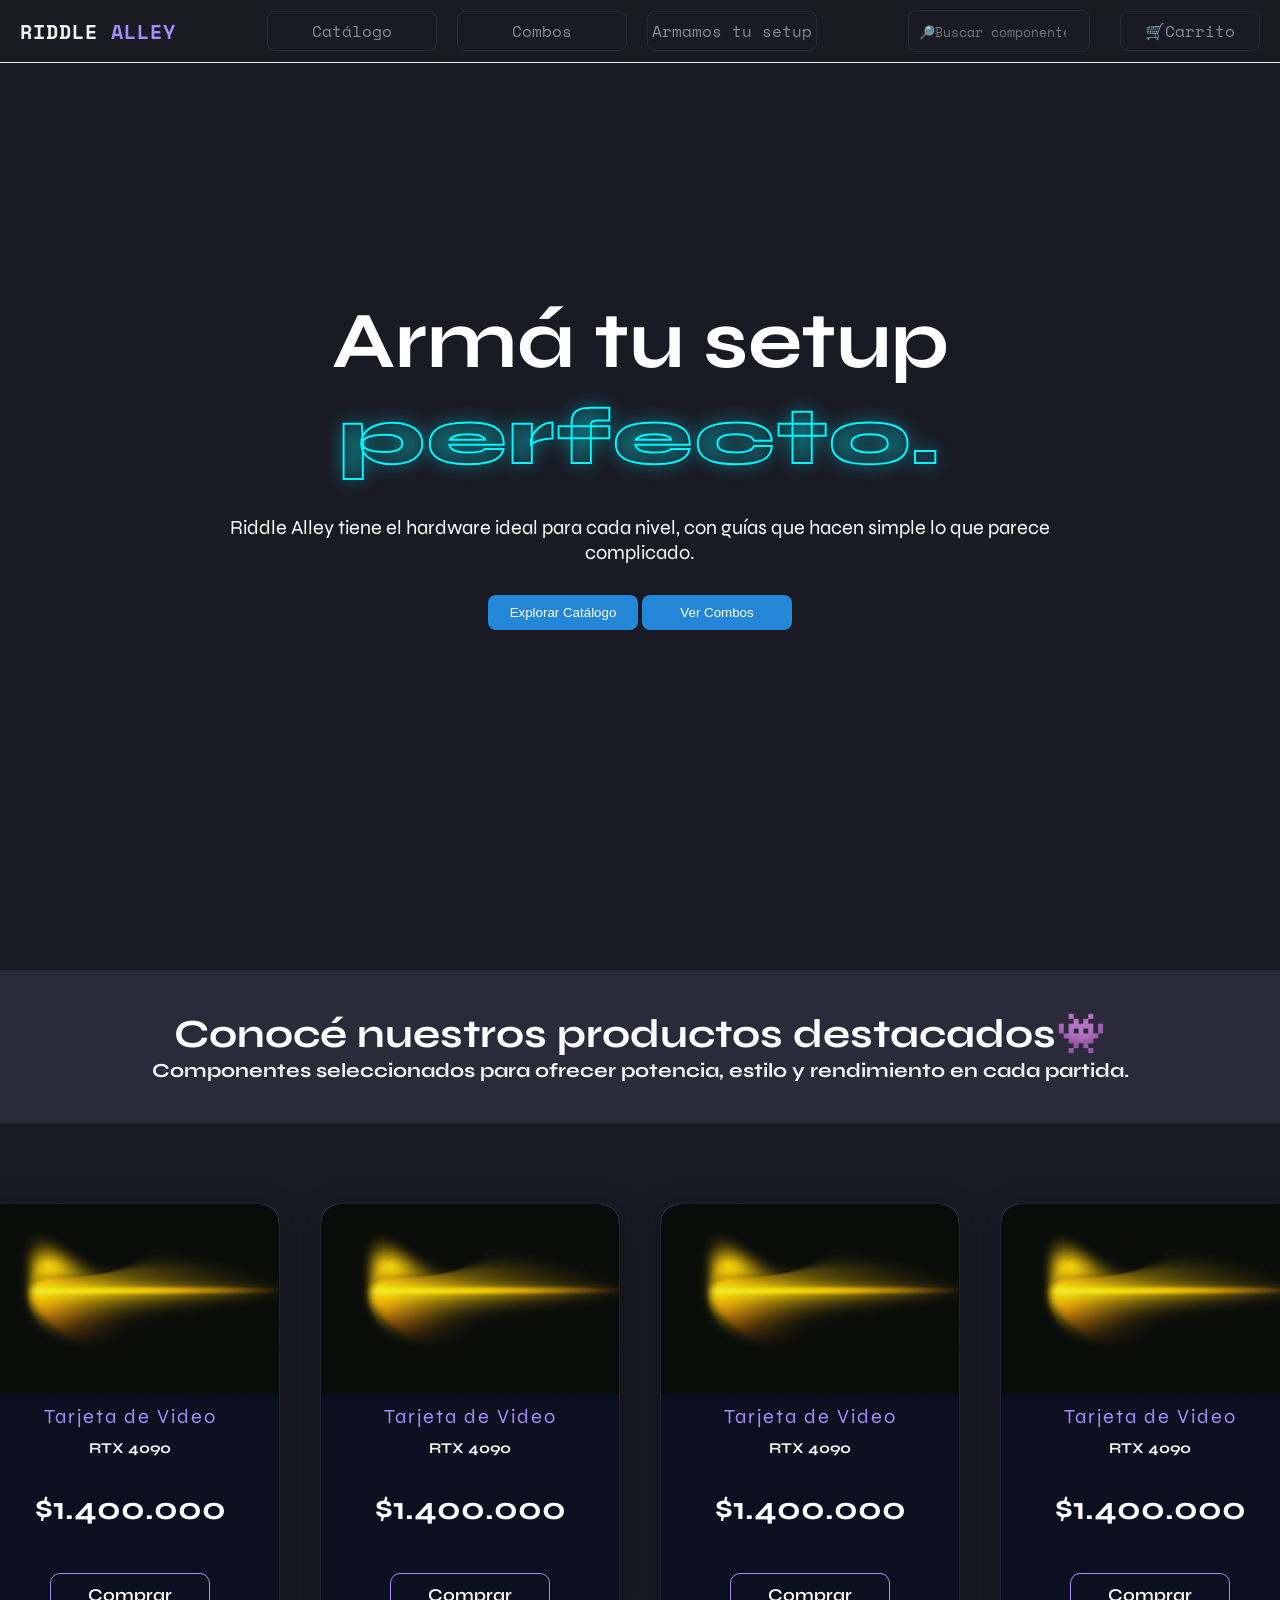
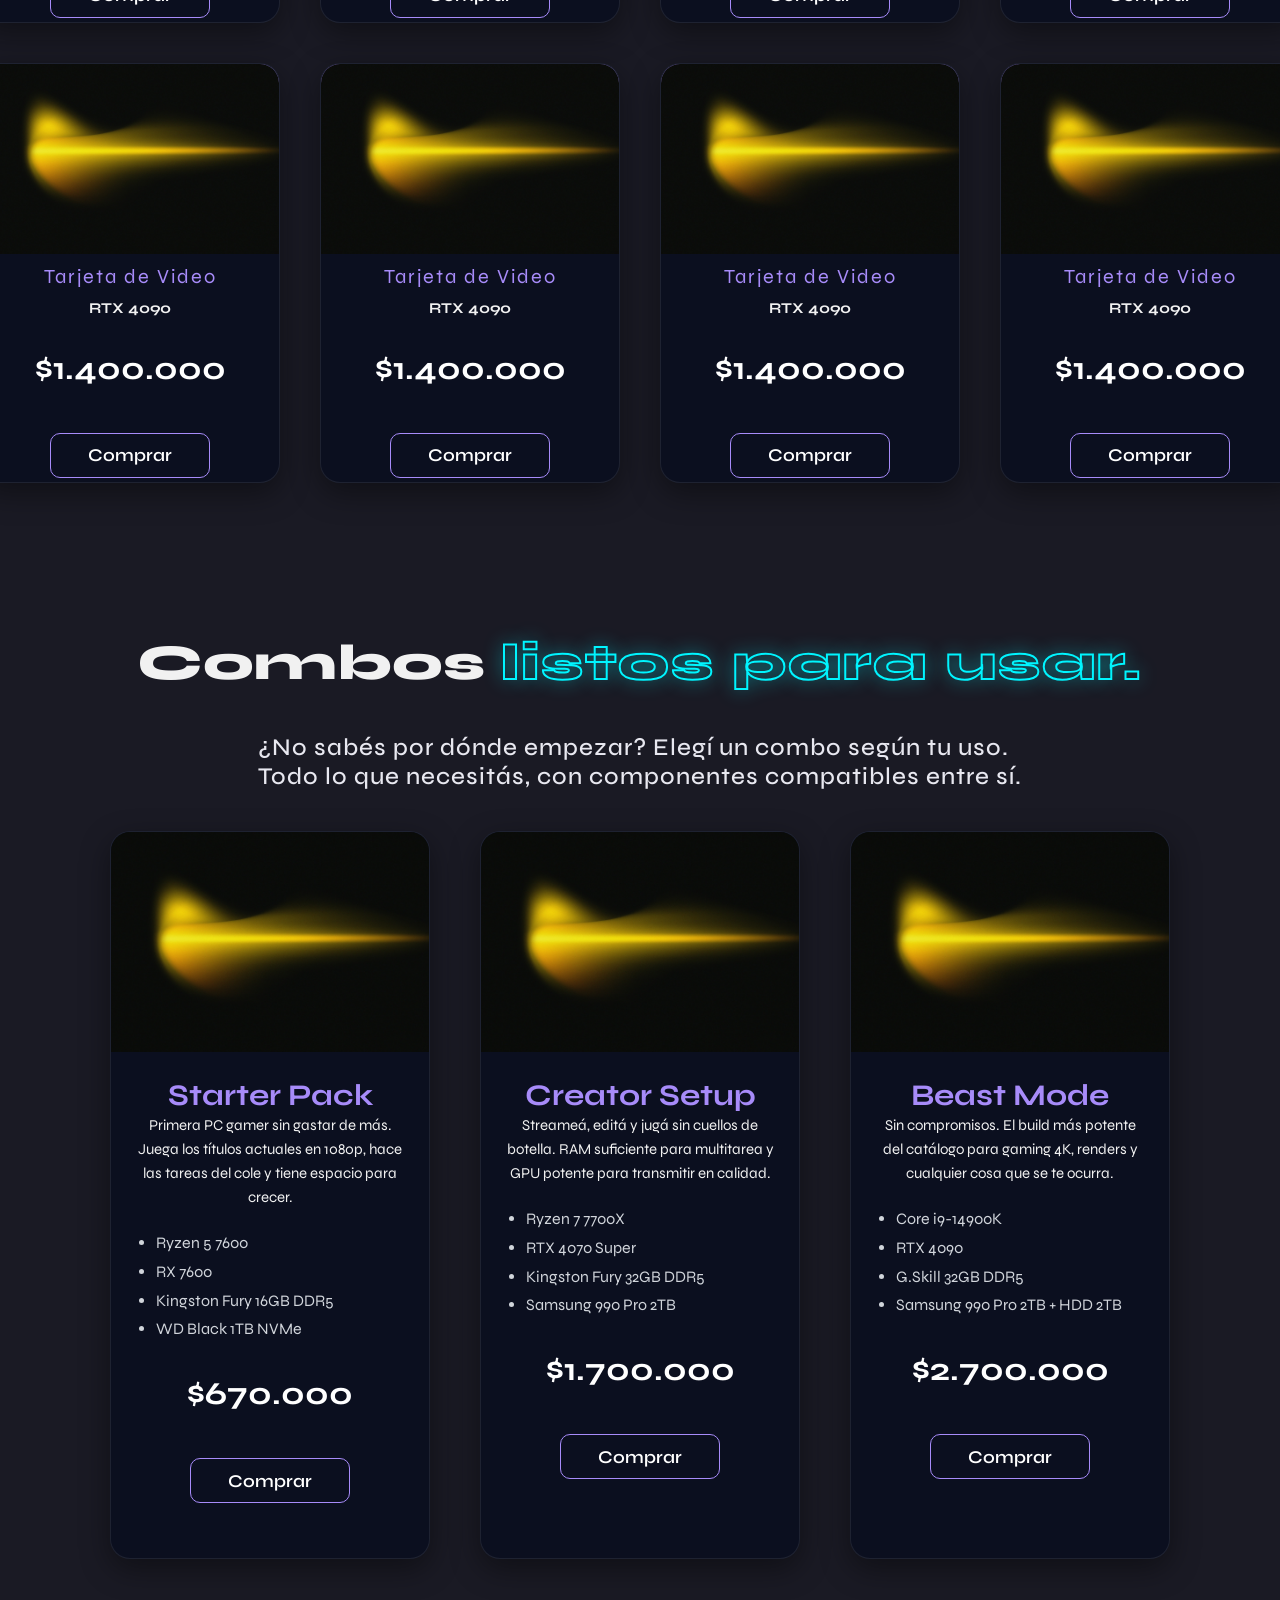
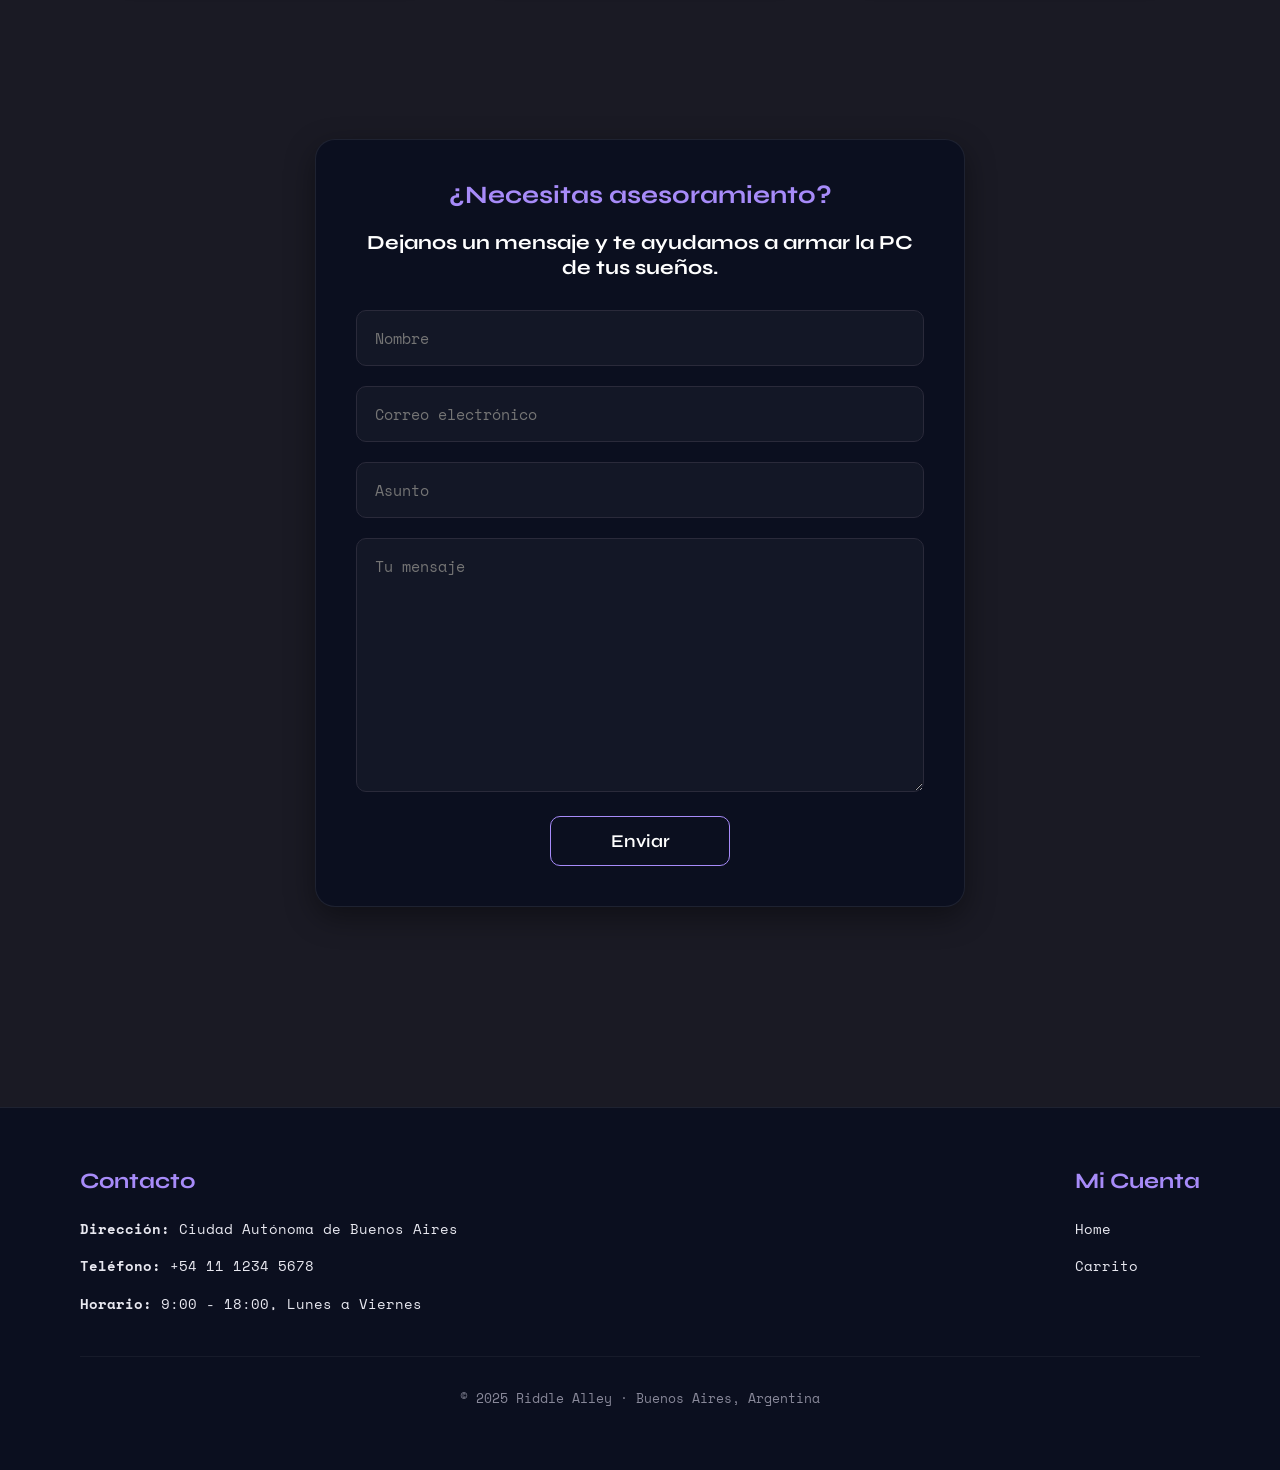
<file: index.html>
<!DOCTYPE html>
<html lang="en">
<head>
    <meta charset="UTF-8">
    <meta name="viewport" content="width=device-width, initial-scale=1.0">
    <link rel="stylesheet" href="estilos/styles.css">
    <link rel="preconnect" href="https://fonts.googleapis.com">
    <link href="https://fonts.googleapis.com/css2?family=Space+Mono:ital,wght@0,400;0,700;1,400&family=Syne:wght@400;600;700;800&display=swap" rel="stylesheet">
    <title>Riddle Alley</title>
</head>
<body>

<!--LOGO Y NAV BAR-->
<header class="nav-container">
        <div class="logo-container">
            RIDDLE <span class="alley">ALLEY</span>
        </div>

<div class="categorias-container">
        <div class="categorias">
            <input type="button" value="Catálogo">
        </div>

        <div class="categorias">
                <input type="button" value="Combos">     
        </div>

        <div class="categorias">
            <input type="button" value="Armamos tu setup" onclick="location.href='#contacto'">
        </div>
</div>

<div class="nav-right">
        <div class="nav-search">
            <form role="search">
            <input type="search" placeholder="🔎Buscar componentes...">
            </form>  
        </div>
        <button class="carrito-btn">🛒Carrito</button>      
</div>
</header> 


<!--HERO Section-->

<div class="hero-section">

    <video autoplay muted loop playsinline class="video-fondo">
        <source src="./img/video-1.mp4" type="video/mp4">

    </div>

    <div class="texto"> 
        <h1>Armá tu setup <span class="transparente">perfecto.</span></h1>
        <p class="desc-titulo"><span class="riddlealley">Riddle Alley</span> tiene el hardware ideal para cada nivel, con guías que hacen simple lo que parece complicado. </p>
        <button class="hero-btn">Explorar Catálogo</button>
        <button class="hero-btn">Ver Combos</button>
    </div>

    <!-- <div class="productos-destacados">
           

        </div>-->   
</div>


<!--productos-->
 <div class="titulo-productos-destacados">
     <div class="productos-destacados">
        <h1 class="titulo-desc">Conocé nuestros productos destacados👾
            
        </h1>
        <h2>Componentes seleccionados para ofrecer potencia, estilo y rendimiento en cada partida.</h2>

     </div>
</div>

<div class="grid">
    <div class="tarjetas"> 
        <div class="product-image"> 
            <img src="../img/imagen.jpg">
        </div>

        <div class="info">
            <p class="categoria">Tarjeta de Video</p>
            <h2 class="titulo">RTX 4090</h2>
            <p class="precio">$1.400.000</p>
            <div class="btn">
            <button class="comprar">Comprar</button>
            </div>
        </div>
    </div>

    <div class="tarjetas"> 
        <div class="product-image"> 
            <img src="../img/imagen.jpg">
        </div>

        <div class="info">
            <p class="categoria">Tarjeta de Video</p>
            <h2 class="titulo">RTX 4090</h2>
            <p class="precio">$1.400.000</p>
            <div class="btn">
            <button class="comprar">Comprar</button>
            </div>
        </div>
    </div>

    <div class="tarjetas"> 
        <div class="product-image"> 
            <img src="../img/imagen.jpg">
        </div>

        <div class="info">
            <p class="categoria">Tarjeta de Video</p>
            <h2 class="titulo">RTX 4090</h2>
            <p class="precio">$1.400.000</p>
            <div class="btn">
            <button class="comprar">Comprar</button>
            </div>
        </div>
    </div>

    <div class="tarjetas"> 
        <div class="product-image"> 
            <img src="../img/imagen.jpg">
        </div>

        <div class="info">
            <p class="categoria">Tarjeta de Video</p>
            <h2 class="titulo">RTX 4090</h2>
            <p class="precio">$1.400.000</p>
            <div class="btn">
            <button class="comprar">Comprar</button>
            </div>
        </div>
    </div>

    <div class="tarjetas"> 
        <div class="product-image"> 
            <img src="../img/imagen.jpg">
        </div>

        <div class="info">
            <p class="categoria">Tarjeta de Video</p>
            <h2 class="titulo">RTX 4090</h2>
            <p class="precio">$1.400.000</p>
            <div class="btn">
            <button class="comprar">Comprar</button>
            </div>
        </div>
    </div>

    <div class="tarjetas"> 
        <div class="product-image"> 
            <img src="../img/imagen.jpg">
        </div>

        <div class="info">
            <p class="categoria">Tarjeta de Video</p>
            <h2 class="titulo">RTX 4090</h2>
            <p class="precio">$1.400.000</p>
            <div class="btn">
            <button class="comprar">Comprar</button>
            </div>
        </div>
    </div>

    <div class="tarjetas"> 
        <div class="product-image"> 
            <img src="../img/imagen.jpg">
        </div>

        <div class="info">
            <p class="categoria">Tarjeta de Video</p>
            <h2 class="titulo">RTX 4090</h2>
            <p class="precio">$1.400.000</p>
            <div class="btn">
            <button class="comprar">Comprar</button>
            </div>
        </div>
    </div>


    <div class="tarjetas"> 
        <div class="product-image"> 
            <img src="../img/imagen.jpg">
        </div>

        <div class="info">
            <p class="categoria">Tarjeta de Video</p>
            <h2 class="titulo">RTX 4090</h2>
            <p class="precio">$1.400.000</p>
            <div class="btn">
            <button class="comprar">Comprar</button>
            </div>
        </div>
    </div>
</div>

<!--COMBOS-->
<div class="combos-desc">
        <p class="title-1">Combos <span class="transparente">listos para usar.</span></p>
        <p class="desc">¿No sabés por dónde empezar? Elegí un combo según tu uso. <br>    Todo lo que necesitás, con componentes compatibles entre sí. </p>

</div>

<div class="grid-combos">
        <div class="tarjeta-combos">
                <div class="icono"> 
                    <img src="../img/imagen.jpg">
                </div>

                <div class="info-pack">
                    <p class="pack">Starter Pack</p>
                    <h2 class="desc-pack">Primera PC gamer sin gastar de más. Juega los títulos actuales en 1080p, hace las tareas del cole y tiene espacio para crecer.</h2>
                    <ul class="desc-combo"> 
                        <li>Ryzen 5 7600</li>
                        <li>RX 7600</li>
                        <li>Kingston Fury 16GB DDR5</li>
                        <li>WD Black 1TB NVMe</li>
                    </ul>
                    <p class="precio">$670.000</p>
                    <div class="btn">
                        <button class="comprar">Comprar</button>
                    </div>
                </div>
        </div>

        <div class="tarjeta-combos">
                <div class="icono"> 
                    <img src="../img/imagen.jpg">
                </div>

                <div class="info-pack">
                    <p class="pack">Creator Setup</p>
                    <h2 class="desc-pack">Streameá, editá y jugá sin cuellos de botella. RAM suficiente para multitarea y GPU potente para transmitir en calidad.</h2>
                    <ul class="desc-combo"> 
                        <li>Ryzen 7 7700X</li>
                        <li>RTX 4070 Super</li>
                        <li>Kingston Fury 32GB DDR5</li>
                        <li>Samsung 990 Pro 2TB</li>
                    </ul>
                    <p class="precio">$1.700.000</p>
                    <div class="btn">
                        <button class="comprar">Comprar</button>
                    </div>
                </div>
        </div>

        <div class="tarjeta-combos">
                <div class="icono"> 
                    <img src="../img/imagen.jpg"/>
                </div>

                <div class="info-pack">
                    <p class="pack">Beast Mode</p>
                    <h2 class="desc-pack">Sin compromisos. El build más potente del catálogo para gaming 4K, renders y cualquier cosa que se te ocurra.</h2>
                    <ul class="desc-combo"> 
                        <li>Core i9-14900K</li>
                        <li>RTX 4090</li>
                        <li>G.Skill 32GB DDR5</li>
                        <li>Samsung 990 Pro 2TB + HDD 2TB</li>
                    </ul>
                    <p class="precio">$2.700.000</p>
                    <div class="btn">
                        <button class="comprar">Comprar</button>
                    </div>
                </div>
        </div>
</div>


<section id="contacto" class="form-details">

    <form action="https://formspree.io/f/xzdkrglk" method="POST" id="formularioContacto">

        <span>¿Necesitas asesoramiento?</span>
        <h2>Dejanos un mensaje y te ayudamos a armar la PC de tus sueños.</h2>

        <div class="campo-control">
            <input 
                type="text" 
                id="tuNombre" 
                name="Nombre" 
                placeholder="Nombre"
                required
            >
        </div>

        <div class="campo-control">
            <input 
                type="email" 
                id="tuCorreo" 
                name="Correo" 
                placeholder="Correo electrónico"
                required
            >
        </div>

        <div class="campo-control">
            <input 
                type="text" 
                id="asunto" 
                name="Asunto" 
                placeholder="Asunto"
                required
            >
        </div>

        <div class="campo-control">
            <textarea 
                id="tuMensaje" 
                name="Mensaje" 
                cols="30" 
                rows="10" 
                placeholder="Tu mensaje"
                required
            ></textarea>
        </div>

        <button type="submit">Enviar</button>

    </form>

</section>

<footer class="footer">
    <div class="footer-col">
        <h4>Contacto</h4>
        <p><strong>Dirección:</strong> Ciudad Autónoma de Buenos Aires</p>
        <p><strong>Teléfono:</strong> +54 11 1234 5678</p>
        <p><strong>Horario:</strong> 9:00 - 18:00, Lunes a Viernes</p>
    </div>


    <div class="footer-col">

        <h4>Mi Cuenta</h4>

        <a href="#">Home</a>
        <a href="#">Carrito</a>

    </div>


    <div class="copyright">
        <p>© 2025 Riddle Alley · Buenos Aires, Argentina</p>
    </div>

</footer>

</body>

</html>
</file>
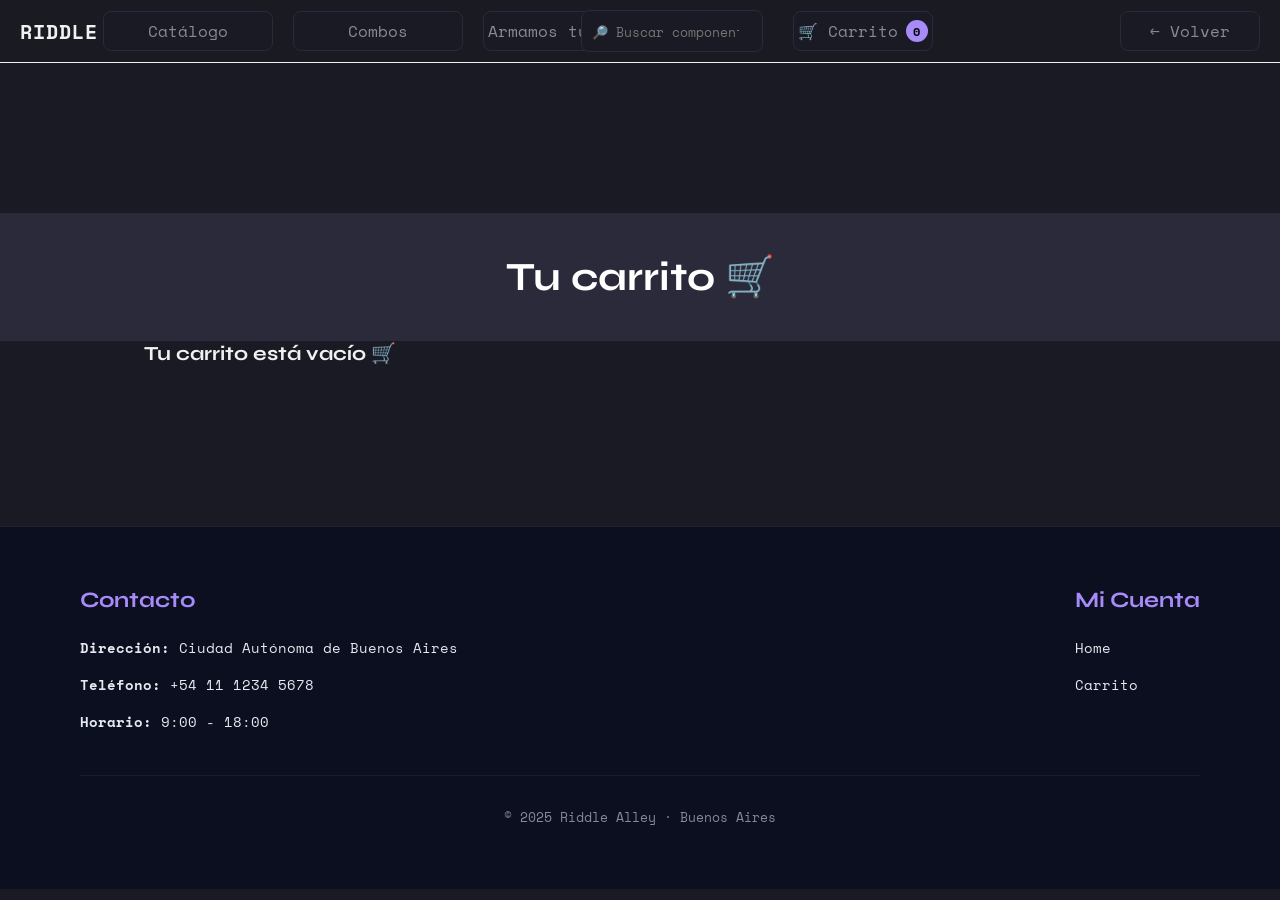
<file: carrito.html>
<!DOCTYPE html>
<html lang="en">
<head>
    <meta charset="UTF-8">
    <meta name="viewport" content="width=device-width, initial-scale=1.0">
    <link rel="stylesheet" href="estilos/styles.css">
    <link rel="preconnect" href="https://fonts.googleapis.com">
    <link href="https://fonts.googleapis.com/css2?family=Space+Mono:ital,wght@0,400;0,700;1,400&family=Syne:wght@400;600;700;800&display=swap" rel="stylesheet">
    <title>Riddle Alley</title>
</head>

<body>
<header class="nav-container">
    <div class="logo-container" onclick="location.href='index.html'">
        RIDDLE
        <span class="alley">ALLEY</span>
    </div>

    <div class="categorias-container">
        <div class="categorias">
            <input
                type="button"
                value="Catálogo"
                onclick="location.href='catalogo.html'">
        </div>

        <div class="categorias">
            <input
                type="button"
                value="Combos"
                onclick="location.href='combos.html'">
        </div>

        <div class="categorias">
            <input
                type="button"
                value="Armamos tu setup"
                onclick="location.href='index.html#contacto'">
        </div>

    </div>
<div class="nav-right">
        <div class="nav-search">
            <form role="search">
                <input
                    type="search"
                    placeholder="🔎 Buscar componentes...">
            </form>
        </div>
    <button class="carrito-btn" onclick="location.href='carrito.html'"> 🛒 Carrito <span id="contador-carrito">0</span>
    </button>
</div>

<button  class="carrito-btn" onclick="history.back()"> ← Volver</button>
</header>


<div class="titulo-productos-destacados">
    <h1 class="titulo-desc">
        Tu carrito 🛒
    </h1>
</div>

 
<div id="carrito" class="grid-combos"></div>


<div id="total" style="text-align:center; margin:40px; color:white; font-size:30px;"></div>


<footer class="footer">
    <div class="footer-col">
        <h4>Contacto</h4>
        <p>
            <strong>Dirección:</strong>
            Ciudad Autónoma de Buenos Aires
        </p>
        <p>
            <strong>Teléfono:</strong>
            +54 11 1234 5678
        </p>

        <p>
            <strong>Horario:</strong>
            9:00 - 18:00
        </p>
    </div>

    <div class="footer-col">
        <h4>Mi Cuenta</h4>
        <a href="#">Home</a>

        <a href="#">Carrito</a>
    </div>

    <div class="copyright">
        <p>
            © 2025 Riddle Alley · Buenos Aires
        </p>
    </div>
</footer>
<script src="api.js"></script>
<script src="carrito.js"></script>
</body>
</html>
</file>
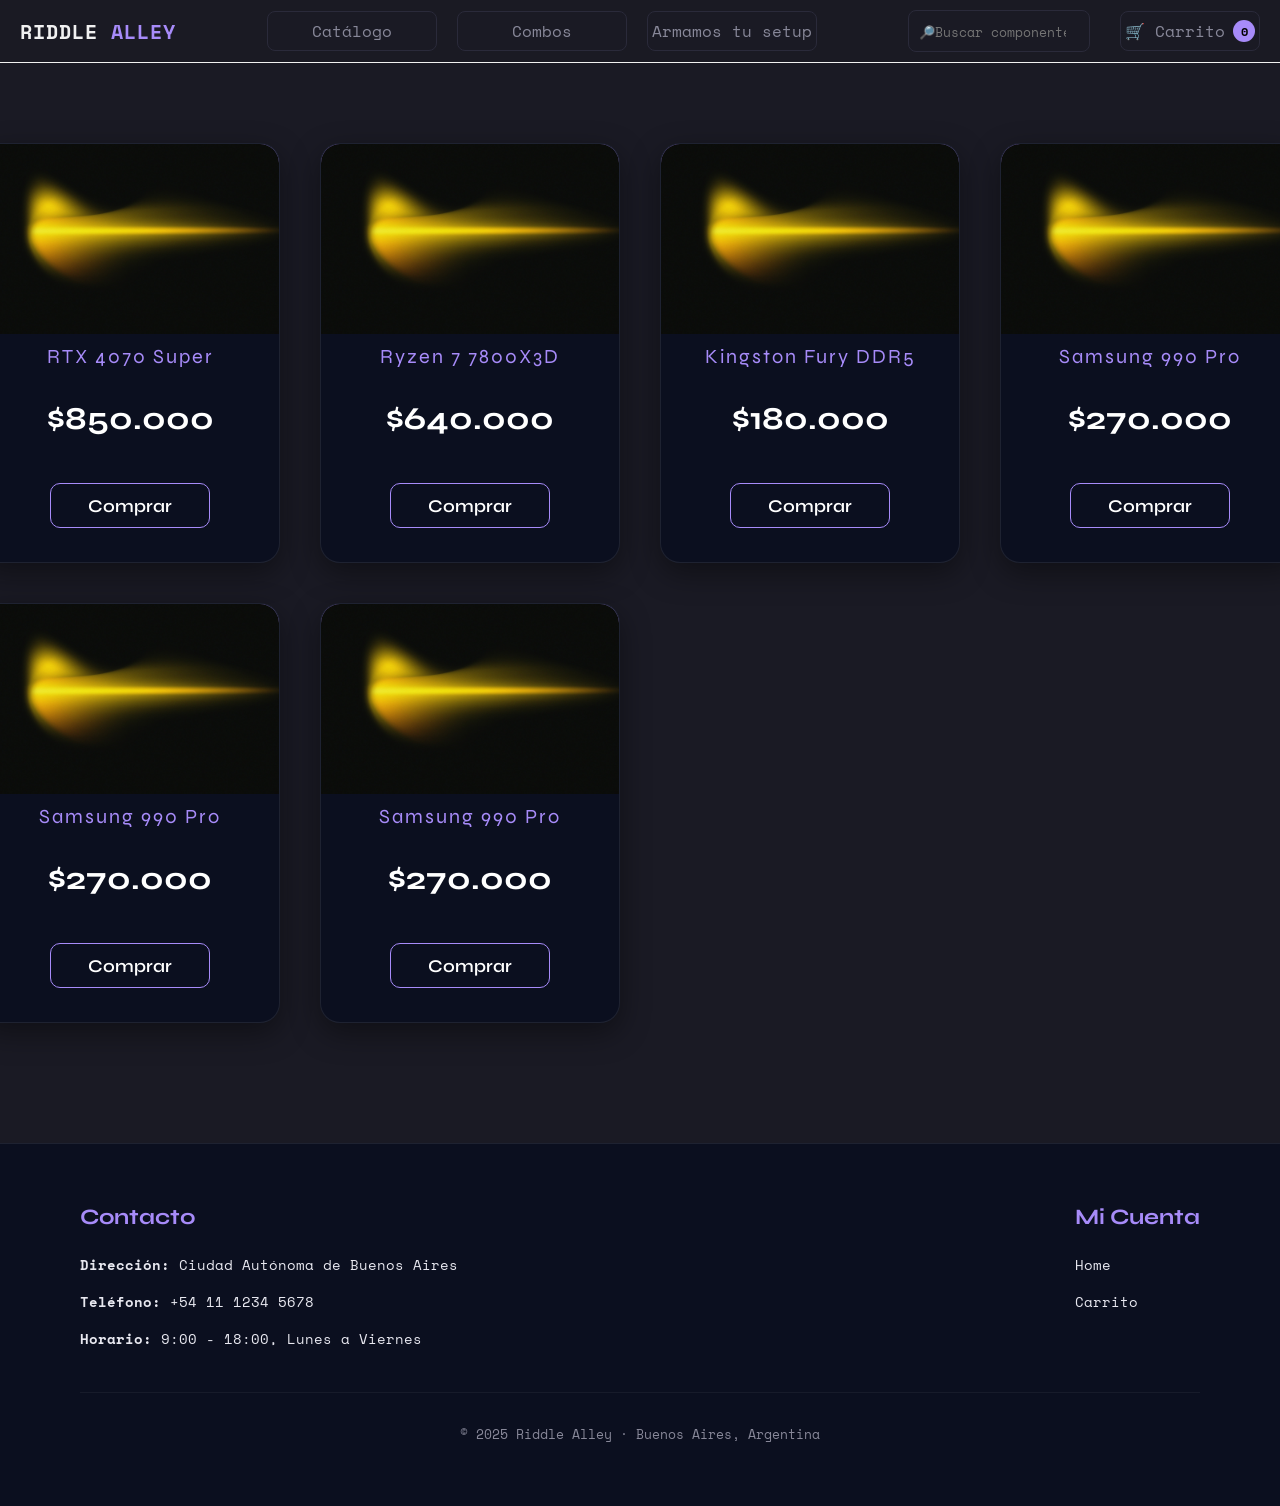
<file: catalogo.html>
<!DOCTYPE html>
<html lang="en">
<head>
    <meta charset="UTF-8">
    <meta name="viewport" content="width=device-width, initial-scale=1.0">
    <link rel="stylesheet" href="estilos/styles.css">
    <link rel="preconnect" href="https://fonts.googleapis.com">
    <link href="https://fonts.googleapis.com/css2?family=Space+Mono:ital,wght@0,400;0,700;1,400&family=Syne:wght@400;600;700;800&display=swap" rel="stylesheet">
    <title>Riddle Alley</title>
</head>
<body>

<header class="nav-container">
    <div class="logo-container" onclick="location.href='index.html'">
        RIDDLE <span class="alley" >ALLEY</span>
    </div>

<div class="categorias-container">
        <div class="categorias">
            <input type="button" value="Catálogo" onclick="location.href='catalogo.html'">
        </div>

        <div class="categorias">
                <input type="button" value="Combos" onclick="location.href='combos.html'">     
        </div>

        <div class="categorias">
            <input type="button" value="Armamos tu setup" onclick="location.href='index.html#contacto'">
        </div>
</div>

<div class="nav-right">
        <div class="nav-search">
            <form role="search">
            <input type="search" placeholder="🔎Buscar componentes...">
            </form>  
        </div> 
        <button class="carrito-btn" onclick="location.href='carrito.html'"> 🛒 Carrito <span id="contador-carrito"> 0 </span>

</button>   
</div>
</header> 

<div
id="tienda"
class="grid">
</div>

<footer class="footer">
    <div class="footer-col">
        <h4>Contacto</h4>
        <p><strong>Dirección:</strong> Ciudad Autónoma de Buenos Aires</p>
        <p><strong>Teléfono:</strong> +54 11 1234 5678</p>
        <p><strong>Horario:</strong> 9:00 - 18:00, Lunes a Viernes</p>
    </div>


    <div class="footer-col">

        <h4>Mi Cuenta</h4>

        <a href="#">Home</a>
        <a href="#">Carrito</a>

    </div>


    <div class="copyright">
        <p>© 2025 Riddle Alley · Buenos Aires, Argentina</p>
    </div>

<script src="api.js"></script>
<script src="productos.js"></script>

</body>
</html>
</file>
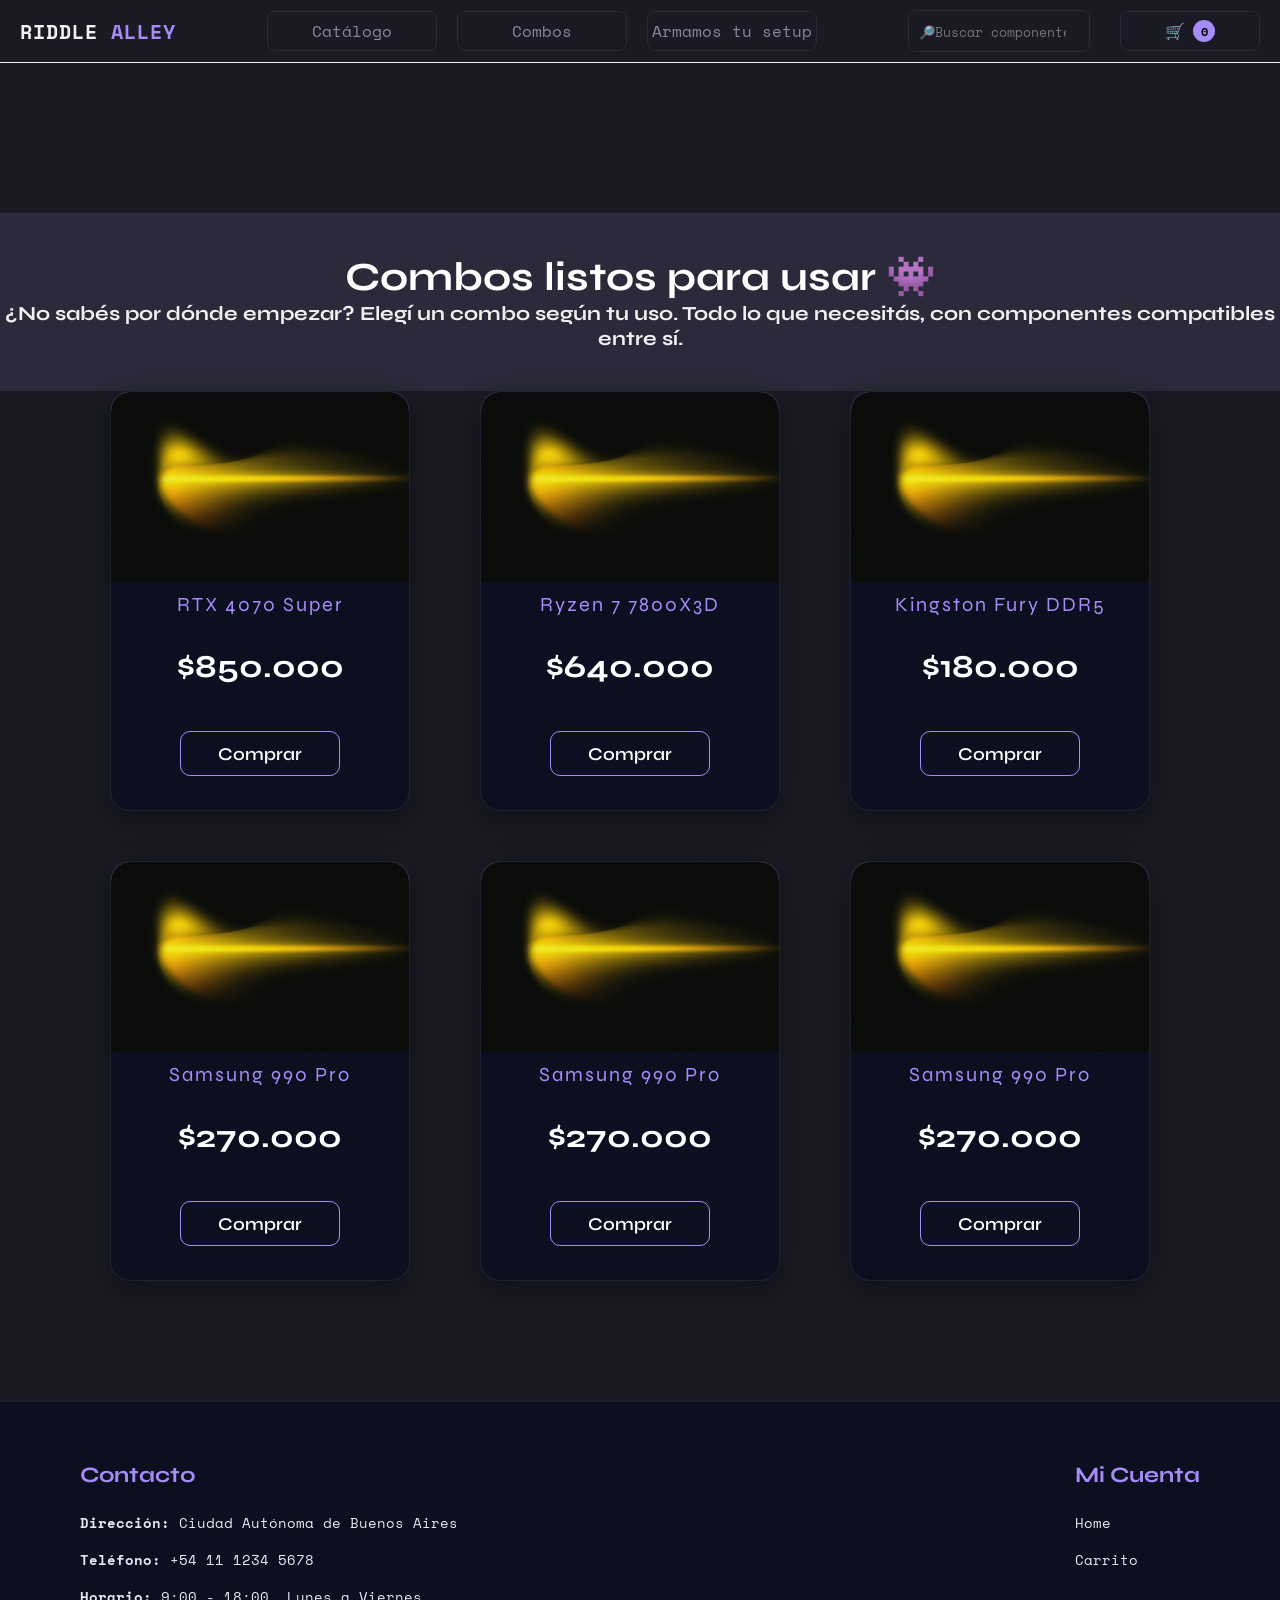
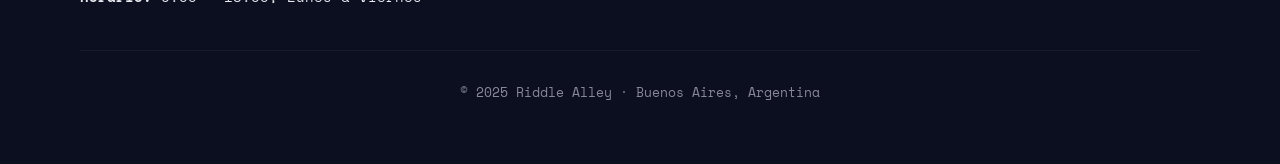
<file: combos.html>
<!DOCTYPE html>
<html lang="en">
<head>
    <meta charset="UTF-8">
    <meta name="viewport" content="width=device-width, initial-scale=1.0">
    <link rel="stylesheet" href="estilos/styles.css">
    <link rel="preconnect" href="https://fonts.googleapis.com">
    <link href="https://fonts.googleapis.com/css2?family=Space+Mono:ital,wght@0,400;0,700;1,400&family=Syne:wght@400;600;700;800&display=swap" rel="stylesheet">
    <title>Riddle Alley</title>
</head>
<body>


<header class="nav-container">
    <div class="logo-container" onclick="location.href='index.html'">
        RIDDLE <span class="alley">ALLEY</span>
    </div>

<div class="categorias-container">
        <div class="categorias">
            <input type="button" value="Catálogo" onclick="location.href='catalogo.html'">
        </div>

        <div class="categorias">
                <input type="button" value="Combos" onclick="location.href='combos.html'">     
        </div>

        <div class="categorias">
            <input type="button" value="Armamos tu setup" onclick="location.href='index.html#contacto'">
        </div>
</div>

<div class="nav-right">
        <div class="nav-search">
            <form role="search">
            <input type="search" placeholder="🔎Buscar componentes...">
            </form>  
        </div>
        <button class="carrito-btn" onclick="location.href='carrito.html'" > 🛒 <span id="contador-carrito"> 0 </span>

</button>
</div>
</header> 


<!--COMBOS-->
<div class="titulo-productos-destacados">
    <div class="productos-destacados">
        <h1 class="titulo-desc">
            Combos listos para usar 👾
        </h1>
        <h2>
            ¿No sabés por dónde empezar? Elegí un combo según tu uso.
            Todo lo que necesitás, con componentes compatibles entre sí.
        </h2>
    </div>
</div>

    <div id="tienda" class="grid-combos" > 
    </div>

<footer class="footer">
    <div class="footer-col">
        <h4>Contacto</h4>
        <p><strong>Dirección:</strong> Ciudad Autónoma de Buenos Aires</p>
        <p><strong>Teléfono:</strong> +54 11 1234 5678</p>
        <p><strong>Horario:</strong> 9:00 - 18:00, Lunes a Viernes</p>
    </div>
 <div class="footer-col">
        <h4>Mi Cuenta</h4>
        <a href="#">Home</a>
        <a href="#">Carrito</a>
 </div>

<div class="copyright">
        <p>© 2025 Riddle Alley · Buenos Aires, Argentina</p>
</div>

<script src="api.js"></script> 
<script src="productos.js"></script>
</body>
</html>
</file>
<file: estilos/styles.css>
:root{ 
    --fondo: #1a1a24;
    --color-primario: #a78bf9;
    --color-secundario: #f1f1f1;
    --text: #e8e8f0;
    --text-secundario: #888899;
    --font-family: font-family: 'Space Mono', monospace;
    --bordes: #2a2a3a;

}

@import url('https://fonts.googleapis.com/css2?family=Raleway:ital,wght@0,100..900;1,100..900&family=Syne:wght@800&display=swap');

* {
    margin: 0;
    padding: 0;
    box-sizing: border-box;
}

html {
    scroll-behavior: smooth;
}



body {
    background-color: var(--fondo);
}

/*LOGO Y NAV BAR */

header {    
    border-bottom: 0.5px solid var(--color-secundario);
}


.nav-container{
    display:flex;
    background: rgba(26, 26, 36, 0.85);
    justify-content: space-between;
    align-items: center;
    padding: 10px 20px;
    font-family: 'Space Mono', monospace;
}

.logo-container {
    font-family: 'Space Mono', monospace;
    color:var(--color-secundario);
    font-size: 20px;
    font-weight: 700;
    letter-spacing: 0.05em;
}
.alley{
    color: var(--color-primario);
}

.nav-right{
    display: flex;
    justify-content: space-around; 
    align-items: center;
    gap: 30px
}
.nav-search {
    display: flex;
    align-items: center;
    gap: 8px;
    background: var(--fondo);
    border: 1px solid var(--bordes);
    border-radius: 8px;
    padding: 8px 10px;
}

.nav-search input{
    background:  var(--fondo);
    color: var(--color-secundario);
    font: var(--font-family);
    font-size: small;
    outline: none;
    border: none;
}

.nav-search:hover{ 
    border: 1px solid var(--color-primario);
}

.carrito-btn{
    background: var(--fondo);
    border: 1px solid var(--bordes);
    color: var(--text-secundario);
    border-radius: 8px;
    font: var(--font-family);
    width: 140px;
    height: 40px;
}

.carrito-btn:hover{
    border: 1px solid var(--color-primario);
}

.nav-search .carrito-btn {
    display: flex;
    justify-content: space-around; 
    align-items: center;
    gap: 50px;
    margin: 20px;
    flex-wrap: wrap;
    font-size: 20px;
  font: var(--font-family);
}

/*CATEGORIAS*/

.categorias-container{
    display: flex;
    gap: 20px;
    justify-content: center;
    width: 30px;
}

.categorias input{
    background: var(--fondo);
    border: 1px solid var(--bordes);
    color: var(--text-secundario);
    border-radius: 8px;
    font: var(--font-family);
    width: 170px;
    height: 40px;
}

.categorias input:hover{ 
    border: 0.5px solid var(--color-primario);
    border-radius: 8px;
}


/*HERO*/
.hero-section{
    display: flex;
    justify-content: center;
    align-items: center;
    margin-bottom: 150px;
}

.video-fondo{
    position: absolute;
    top: 0;
    left: 0;
    width: 100%;
    height: 80%;
    object-fit: cover;
    z-index: -1;
}

.texto{
    width: 100%;
    padding: 80px 190px 190px;
    text-align: center;
    box-sizing: border-box;   /* evita que el padding rompa el ancho */
}


h1{
    font-family: "syne", sans-serif;
    color: white;
    font-size: 80px;
    font-style: normal;
}

.transparente{
    color: transparent !important;
    -webkit-text-stroke: 2px #00F5FF;
    font-weight: 800;
    letter-spacing: 2px;
    text-shadow: 0 0 20px rgba(0, 245, 255, 0.4);
}


.desc-titulo{
    font-family: "syne", sans-serif;
    color: white;
    margin: 30px;
    font-size: 20px;
    font-style: normal;
}


button {
    border: none;
    cursor: pointer;
}


.hero-btn {
    width: 150px;
    background-color: rgb(36, 134, 214);
    padding: 10px;
    color: white;
    border-radius: 8px;
  
}

/*PRODUCTOS*/

.titulo-productos-destacados{
    display: flex;
    justify-content: center;
    align-items: center;
    background-color: var(--bordes);
    padding: 40px 0;
    margin-top: 150px;

}

.titulo-desc{
    font-size: 40px;
    text-align: center;
}

h2{
    font-size: 20px;
    color: var(--color-secundario);
    font-family: "syne", sans-serif;
    text-align: center;
}

.grid{
    display: grid;
 grid-template-columns: repeat(4, 300px);
    gap: 40px;
    justify-content: center;
    margin: 80px auto;
    font-family: "syne", sans-serif;
    
}


.tarjetas {
    width: 300px;
    height: 420px;
    background: #0b0f1f;
    border-radius: 20px;
    overflow: hidden;
    position: relative;
    border: 1px solid rgba(255,255,255,0.08);
    box-shadow: 0 10px 30px rgba(0,0,0,0.4);
}

.tarjetas:hover{
    transform: translateY(-8px);
    border: 1px solid var(--color-primario);
}


.product-image {
    width: 100%;
    height: 180px;
    display: flex;
    justify-content: center;
    align-items: center;
    background: linear-gradient(to bottom, #a78bf9, #888899);
}

.product-image img {
    width: 400px;
    height: auto;
    object-fit: contain;
    display: block;
}


.info {
    padding: 20px;
    color: white;
}

.categoria {
    text-align: center;
    font-size: 20px;
    letter-spacing: 2px;
    color: var(--color-primario);
    margin-bottom: 10px;

}

.titulo {
    margin-bottom: 20px;
    font-size: 15px;
  font-weight: 700;
  margin-bottom: 6px;
  line-height: 1.3;
}

.precio {
    font-size: 32px;
    font-weight: bold;
    margin: 28px;
}

.categoria input{  
    display: flex;
    justify-content: center; 
    align-items: center;
    width: 140px;
    height: 40px;
}

.btn{
    display: flex;
    justify-content: center;
}

.comprar {
    width: 160px;
    height: 45px;
    background: transparent;
    border: 1px solid var(--color-primario);
    color: white;
    border-radius: 10px;

    display: flex;
    justify-content: center;
    align-items: center;

    font-family: "Syne", sans-serif;
    font-size: 18px;
    font-weight: 600;

    cursor: pointer;
    transition: 0.3s;
}


.comprar:hover {
    background: var(--color-primario);
    color: black;
    transform: translateY(-2px);
}


/*COMBOS*/

.combos-desc{
    display: flex;
    flex-direction: column;
    align-items: center;
    color: var(--color-secundario);
    font-family: "syne", sans-serif;
    font-weight: 800;
    font-size: 50px;
    margin-top: 150px;
}

.title-1{
    font-family:  "syne", sans-serif; 
}

.desc{
    max-width: 900px;
    color: var(--text);
    font-family: "syne", sans-serif;
    font-weight: 500;
    font-size: 24px;
    margin: 30px;
    padding: 10px;
    letter-spacing: 1px;
}

.grid-combos {
    display: grid;
    grid-template-columns: repeat(3, 320px);
    gap: 50px;
    justify-content: center;
    margin: auto;
    font-family:  "syne", sans-serif; 
}


.tarjeta-combos{
    width: 320px;
    min-height: 650px;
    background: #0b0f1f;
    border-radius: 20px;
    overflow: hidden;
    border: 1px solid rgba(255,255,255,0.08);
    box-shadow: 0 10px 30px rgba(0,0,0,0.4);
}

.icono img{
    width: 100%;
    height: 220px;
    object-fit: cover;
    display: block;
}

.precio{
    font-size: 24px;
    color: var(--color-secundario);
    font-weight: 700;
    margin-bottom: 15px;
    align-items: center;
}

.desc-pack {
    font-size: 15px;
    font-weight: 400;
    color: var(--color-secundario);
    line-height: 1.6;
    margin-bottom: 20px;
}

.desc-combo {
    color: #d1d5db;
    margin-left: 20px;
    line-height: 1.8;
    margin-bottom: 20px;
}

.precio {
    font-size: 32px;
    font-weight: bold;
    color: white;
    margin-top: 30px;
    text-align: center;
}

.tarjeta-combos:hover {
    transform: translateY(-8px);
    border: 1px solid var(--color-primario);
}


.info-pack {
    padding: 25px;
}

.pack {
    color: var(--color-primario);
    font-family: "syne", sans-serif;
    font-size: 30px;
    font-weight: bold;
    text-align: center;
}   


/*FORMULARIO CONTACTO*/

.form-details {
    display: flex;
    justify-content: center;
    align-items: center;
    padding: 80px 20px;
    margin-top: 100px;
}

.form-details form {
    width: 100%;
    max-width: 650px;
    background: #0b0f1f;
    border: 1px solid rgba(255,255,255,0.08);
    border-radius: 20px;
    padding: 40px;
    box-shadow: 0 10px 30px rgba(0,0,0,0.4);

    display: flex;
    flex-direction: column;
    gap: 20px;
}

.form-details form span {
    font-size: 25px;
    font-family: "Syne", sans-serif;
    color: var(--color-primario);
    font-weight: 700;
    text-align: center;
}

.form-details form h2 {
    font-size: 20px;
    font-family: "Syne", sans-serif;
    color: white;
    text-align: center;
    margin-bottom: 10px;
}

.campo-control {
    width: 100%;
}

.form-details form input,
.form-details form textarea {
    width: 100%;
    padding: 16px 18px;
    background: rgba(255,255,255,0.03);
    border: 1px solid var(--bordes);
    border-radius: 10px;
    outline: none;
    color: white;
    font-family: "Space Mono", monospace;
    font-size: 15px;
    transition: 0.3s;
}

.form-details form input:focus,
.form-details form textarea:focus {
    border: 1px solid var(--color-primario);
    box-shadow: 0 0 10px rgba(167,139,249,0.15);
}

.form-details form textarea {
    min-height: 160px;
    resize: vertical;
}

.form-details form button {
    width: 180px;
    height: 50px;
    background: transparent;
    border: 1px solid var(--color-primario);
    color: white;
    border-radius: 10px;

    display: flex;
    justify-content: center;
    align-items: center;

    font-family: "Syne", sans-serif;
    font-size: 18px;
    font-weight: 600;

    cursor: pointer;
    transition: 0.3s;
    margin: 0 auto;
}

.form-details form button:hover {
    background: var(--color-primario);
    color: black;
    transform: translateY(-2px);
    box-shadow: 0 0 20px rgba(167,139,249,0.25);
}


/*FOOTER*/

.footer {
    margin-top: 120px;
    padding: 60px 80px;
    background: #0b0f1f;
    border-top: 1px solid rgba(255,255,255,0.08);

    display: flex;
    justify-content: space-between;
    align-items: flex-start;
    flex-wrap: wrap;
    gap: 40px;
}

.footer-col {
    display: flex;
    flex-direction: column;
    gap: 12px;
}

.footer h4 {
    font-size: 22px;
    font-family: "Syne", sans-serif;
    color: var(--color-primario);
    margin-bottom: 10px;
}

.footer p,
.footer a {
    color: var(--text);
    font-family: "Space Mono", monospace;
    font-size: 14px;
    text-decoration: none;
    line-height: 1.8;
}

.footer a:hover {
    color: var(--color-primario);
}

.copyright {
    width: 100%;
    text-align: center;
    padding-top: 30px;
    border-top: 1px solid rgba(255,255,255,0.05);
}

.copyright p {
    font-size: 13px;
    color: var(--text-secundario);
}


/* RESPONSIVE*/

@media (max-width: 768px) {

    .form-details {
        padding: 50px 20px;
    }

    .form-details form {
        padding: 30px 20px;
    }

    .form-details form h2 {
        font-size: 28px;
    }

    .form-details form button {
        width: 100%;
    }

    .footer {
        padding: 40px 20px;
        flex-direction: column;
        gap: 30px;
    }

    .footer-col {
        width: 100%;
    }

    .follow .icon {
        flex-wrap: wrap;
    }
}



/* MOBILE */
@media (max-width: 768px) {

    /* NAV */

    .nav-container {
        flex-direction: column;
        gap: 20px;
        padding: 20px;
    }

    .logo-container {
        font-size: 18px;
    }

    .categorias-container {
        flex-direction: column;
        width: 100%;
        gap: 15px;
        align-items: center;
    }

    .categorias input {
        width: 100%;
        max-width: 280px;
    }

    .nav-right {
        flex-direction: column;
        width: 100%;
        gap: 15px;
    }

    .nav-search {
        width: 100%;
        max-width: 320px;
    }

    .nav-search input {
        width: 100%;
    }

    .carrito-btn {
        width: 100%;
        max-width: 280px;
    }

    /* HERO */

    h1 {
        font-size: 38px;
        line-height: 1.2;
    }

    .texto {
        padding: 60px 20px 100px;
    }

    .desc-titulo {
        font-size: 16px;
        margin: 20px 0;
    }

    .hero-section {
        margin-bottom: 80px;
    }

    .hero-btn {
        width: 100%;
        max-width: 220px;
        margin: 10px auto;
        display: block;
    }

    .video-fondo {
        height: 70%;
    }

    /* TITULOS */

    .titulo-desc {
        font-size: 28px;
        padding: 0 20px;
    }

    h2 {
        font-size: 16px;
        padding: 0 20px;
    }

    /* PRODUCTOS */

    .grid {
        grid-template-columns: 1fr;
        justify-items: center;
        gap: 30px;
        margin: 50px 20px;
    }

    .tarjetas {
        width: 100%;
        max-width: 320px;
    }

    /* COMBOS */

    .combos-desc {
        font-size: 30px;
        text-align: center;
        padding: 0 20px;
        margin-top: 100px;
    }

    .desc {
        font-size: 18px;
        text-align: center;
    }

    .grid-combos {
        grid-template-columns: 1fr;
        justify-items: center;
        gap: 30px;
        margin: 50px 20px;
    }

    .tarjeta-combos {
        width: 100%;
        max-width: 320px;
        min-height: auto;
    }

    .pack {
        font-size: 24px;
    }

    /* FORM */

    .form-details {
        flex-direction: column;
        padding: 25px;
        gap: 40px;
    }

    .form-details form {
        width: 100%;
    }

    .form-details form h2 {
        font-size: 22px;
        line-height: 1.4;
    }

    .form-details form button {
        width: 100%;
    }

    .form-details .people div {
        flex-direction: column;
        align-items: center;
        text-align: center;
    }

    .form-details .people div img {
        margin-right: 0;
        margin-bottom: 15px;
    }
 }


 #tienda{
display:grid;
}



.comprar{
margin:30px;
cursor:pointer;
}

.carrito-btn{
display:flex;
align-items:center;
justify-content:center;
gap:8px;
}

#contador-carrito{
background:#a78bf9;
color:black;
width:22px;
height:22px;
border-radius:50%;
display:flex;
align-items:center;
justify-content:center;
font-size:12px;
font-weight:bold;
}

#total {
    display: flex;
    justify-content: center;
}

.total-contenedor {
    text-align: center;
}
</file>
